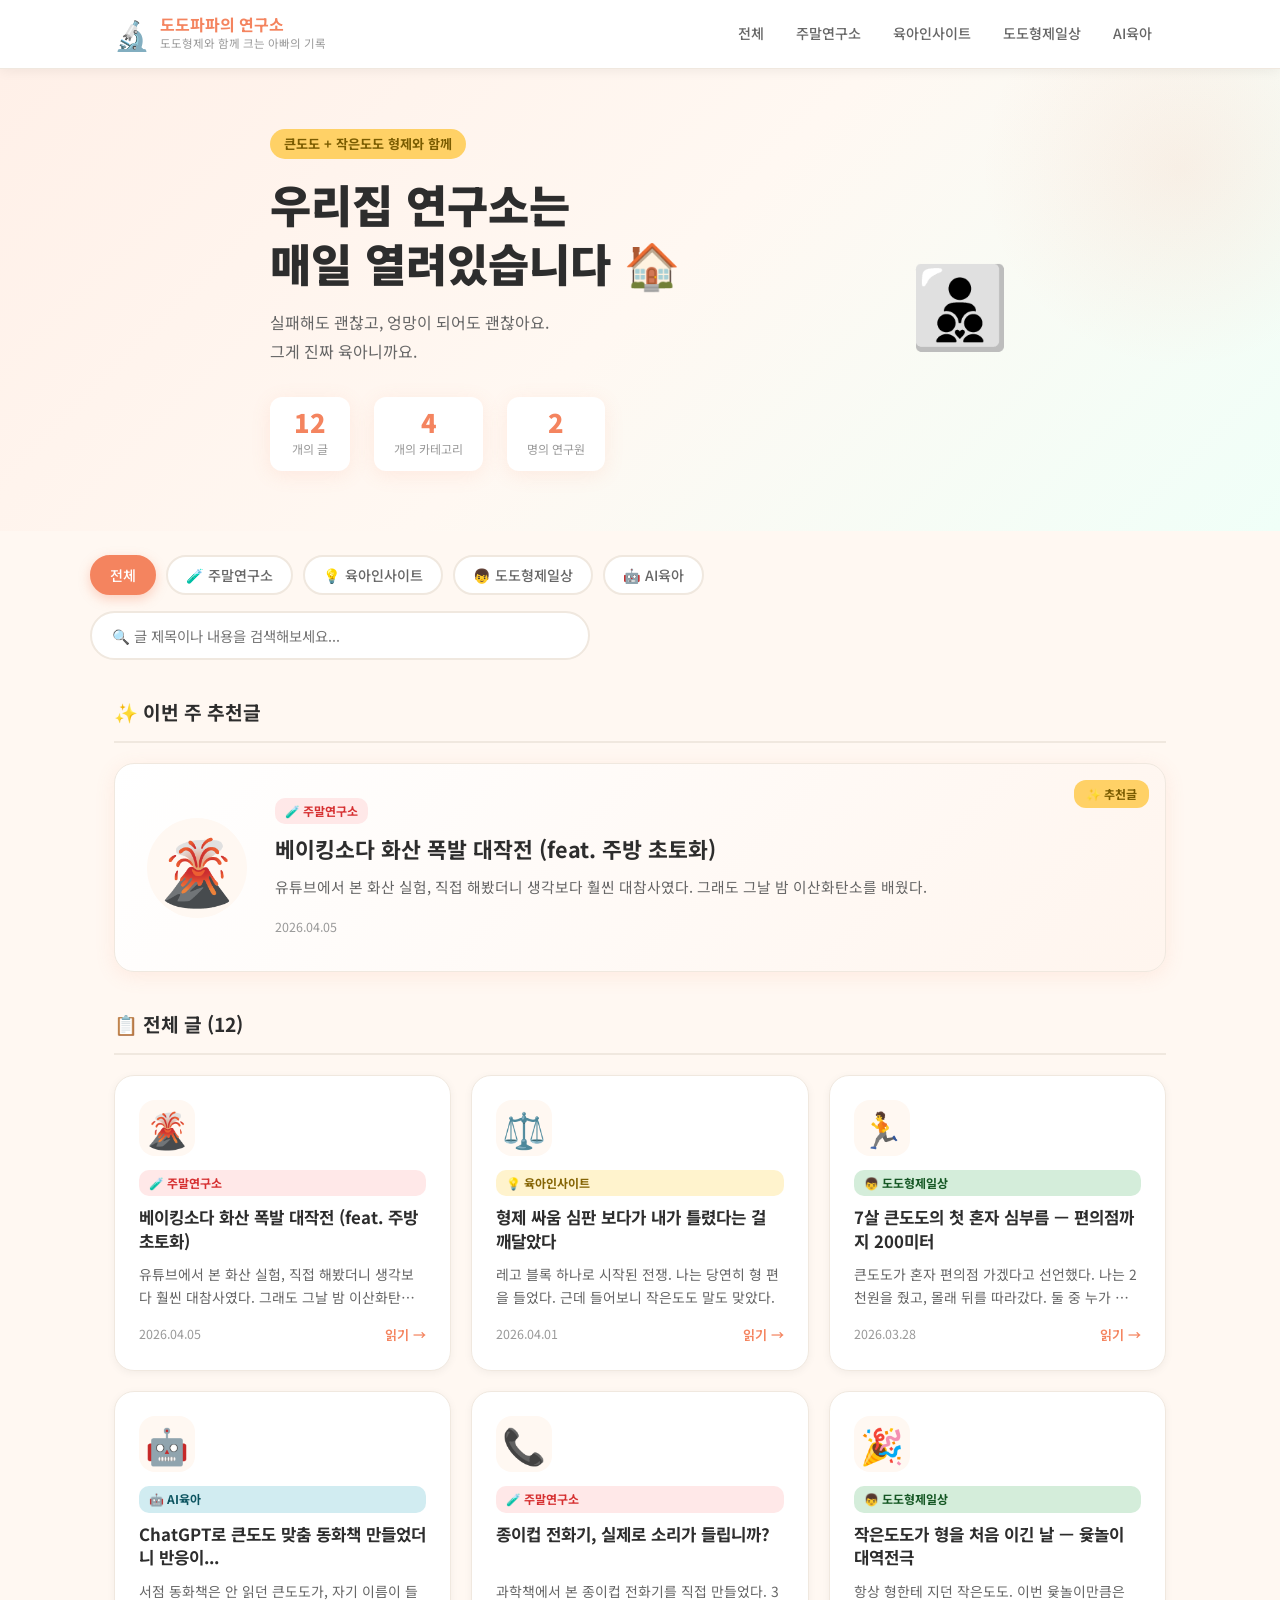
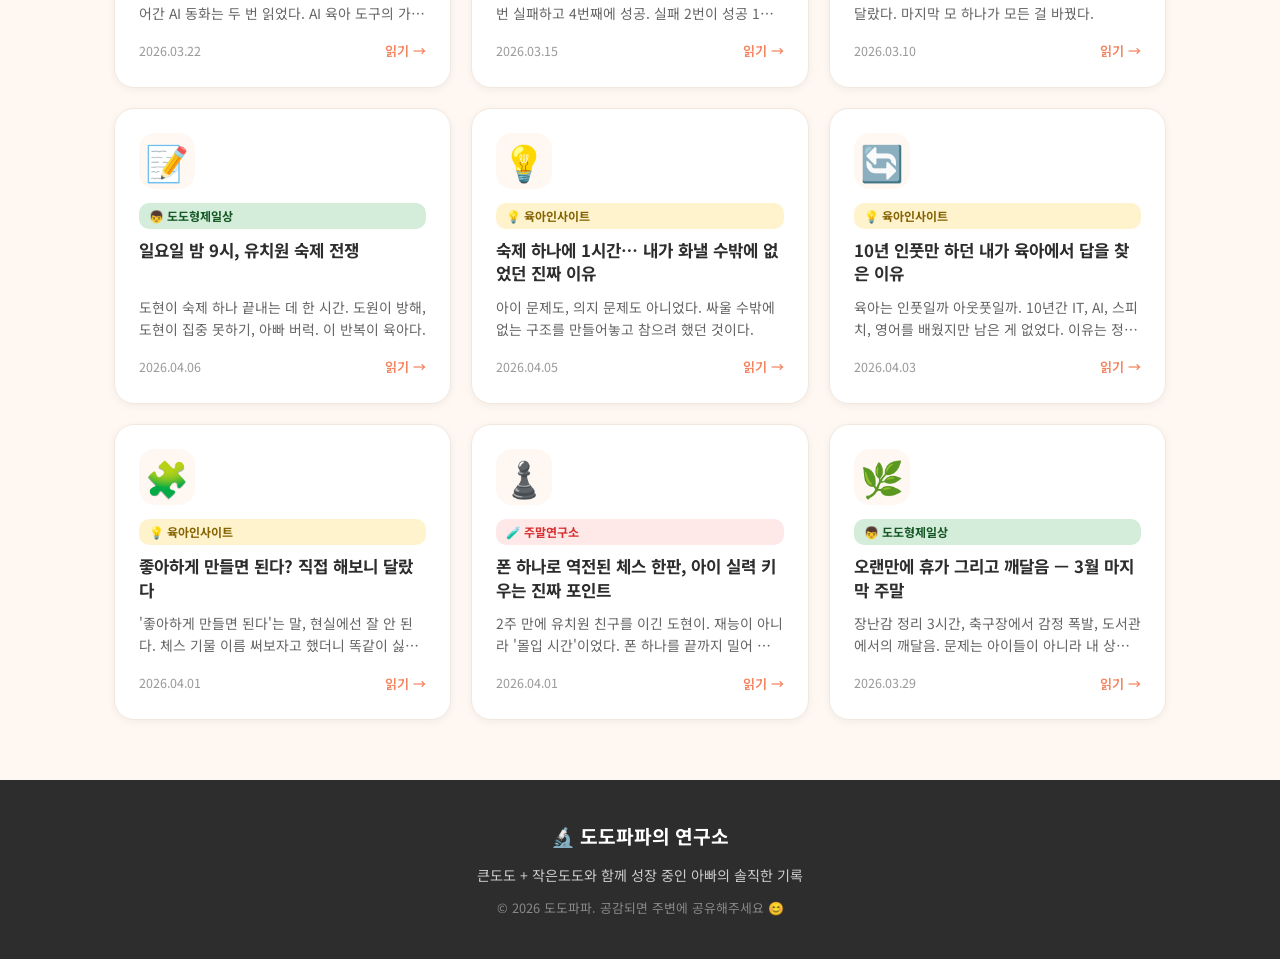
<file: dodo-blog/index.html>
<!DOCTYPE html>
<html lang="ko">
<head>
    <meta charset="UTF-8">
    <meta name="viewport" content="width=device-width, initial-scale=1.0">
    <title>도도파파의 연구소 🔬</title>
    <link rel="stylesheet" href="style.css">
    <link rel="preconnect" href="https://fonts.googleapis.com">
    <link href="https://fonts.googleapis.com/css2?family=Noto+Sans+KR:wght@400;500;700;900&display=swap" rel="stylesheet">
</head>
<body>

    <!-- 헤더 -->
    <header class="site-header">
        <div class="header-inner">
            <div class="logo" onclick="backToList()">
                <span class="logo-icon">🔬</span>
                <div class="logo-text">
                    <strong>도도파파의 연구소</strong>
                    <small>도도형제와 함께 크는 아빠의 기록</small>
                </div>
            </div>
            <nav class="header-nav">
                <a href="#" onclick="filterPosts('전체'); return false;">전체</a>
                <a href="#" onclick="filterPosts('주말연구소'); return false;">주말연구소</a>
                <a href="#" onclick="filterPosts('육아인사이트'); return false;">육아인사이트</a>
                <a href="#" onclick="filterPosts('도도형제일상'); return false;">도도형제일상</a>
                <a href="#" onclick="filterPosts('AI육아'); return false;">AI육아</a>
            </nav>
            <button class="hamburger" onclick="toggleMenu()" aria-label="메뉴">☰</button>
        </div>
        <div class="mobile-menu" id="mobileMenu">
            <a href="#" onclick="filterPosts('전체'); toggleMenu(); return false;">전체 글</a>
            <a href="#" onclick="filterPosts('주말연구소'); toggleMenu(); return false;">🧪 주말연구소</a>
            <a href="#" onclick="filterPosts('육아인사이트'); toggleMenu(); return false;">💡 육아인사이트</a>
            <a href="#" onclick="filterPosts('도도형제일상'); toggleMenu(); return false;">👦 도도형제일상</a>
            <a href="#" onclick="filterPosts('AI육아'); toggleMenu(); return false;">🤖 AI육아</a>
        </div>
    </header>

    <!-- 목록 페이지 -->
    <div id="list-view">

        <!-- 히어로 -->
        <section class="hero">
            <div class="hero-inner">
                <p class="hero-tag">큰도도 + 작은도도 형제와 함께</p>
                <h1>우리집 연구소는<br>매일 열려있습니다 🏠</h1>
                <p class="hero-desc">실패해도 괜찮고, 엉망이 되어도 괜찮아요.<br>그게 진짜 육아니까요.</p>
                <div class="hero-stats">
                    <div class="stat"><strong id="total-count">0</strong><span>개의 글</span></div>
                    <div class="stat"><strong>4</strong><span>개의 카테고리</span></div>
                    <div class="stat"><strong>2</strong><span>명의 연구원</span></div>
                </div>
            </div>
            <div class="hero-emoji-wrap">
                <div class="hero-emoji">👨‍👦‍👦</div>
            </div>
        </section>

        <!-- 카테고리 필터 -->
        <section class="filter-section">
            <div class="filter-inner">
                <button class="filter-btn active" data-category="전체" onclick="filterPosts('전체')">전체</button>
                <button class="filter-btn" data-category="주말연구소" onclick="filterPosts('주말연구소')">🧪 주말연구소</button>
                <button class="filter-btn" data-category="육아인사이트" onclick="filterPosts('육아인사이트')">💡 육아인사이트</button>
                <button class="filter-btn" data-category="도도형제일상" onclick="filterPosts('도도형제일상')">👦 도도형제일상</button>
                <button class="filter-btn" data-category="AI육아" onclick="filterPosts('AI육아')">🤖 AI육아</button>
            </div>
        </section>

        <!-- 검색 -->
        <section class="search-section">
            <div class="search-inner">
                <input type="text" id="searchInput" placeholder="🔍 글 제목이나 내용을 검색해보세요..." oninput="searchPosts(this.value)">
            </div>
        </section>

        <!-- 추천 글 (최신 글) -->
        <section class="featured-section" id="featured-section">
            <div class="section-inner">
                <h2 class="section-title">✨ 이번 주 추천글</h2>
                <div id="featured-card"></div>
            </div>
        </section>

        <!-- 글 목록 -->
        <section class="posts-section">
            <div class="section-inner">
                <h2 class="section-title" id="posts-title">📋 전체 글</h2>
                <div class="posts-grid" id="posts-grid"></div>
                <div class="empty-state" id="empty-state" style="display:none;">
                    <p>😅 해당하는 글이 없어요</p>
                    <button onclick="filterPosts('전체')">전체 글 보기</button>
                </div>
            </div>
        </section>

    </div>

    <!-- 상세 페이지 -->
    <div id="detail-view" style="display:none;">
        <div class="detail-header">
            <div class="detail-header-inner">
                <button class="back-btn" onclick="backToList()">← 목록으로</button>
            </div>
        </div>
        <article class="detail-article">
            <div class="detail-inner">
                <div id="detail-content"></div>
                <div class="detail-footer">
                    <button class="back-btn-bottom" onclick="backToList()">← 목록으로 돌아가기</button>
                    <div class="related-posts">
                        <h3>다른 글도 읽어보세요</h3>
                        <div id="related-grid"></div>
                    </div>
                </div>
            </div>
        </article>
    </div>

    <!-- 푸터 -->
    <footer class="site-footer">
        <div class="footer-inner">
            <div class="footer-logo">🔬 도도파파의 연구소</div>
            <p>큰도도 + 작은도도와 함께 성장 중인 아빠의 솔직한 기록</p>
            <p class="footer-small">© 2026 도도파파. 공감되면 주변에 공유해주세요 😊</p>
        </div>
    </footer>

    <script src="script.js"></script>
</body>
</html>
</file>
<file: dodo-blog/style.css>
/* ===========================
   기본 설정
=========================== */
*, *::before, *::after { box-sizing: border-box; margin: 0; padding: 0; }

:root {
    --bg: #FFF8F2;
    --card-bg: #FFFFFF;
    --primary: #F4845F;
    --primary-dark: #e06b44;
    --yellow: #FFD166;
    --mint: #06C89A;
    --blue: #4A90D9;
    --purple: #9B72CF;
    --text: #2D2D2D;
    --text-light: #666;
    --text-muted: #999;
    --border: #F0E8DF;
    --shadow: 0 4px 20px rgba(244, 132, 95, 0.12);
    --shadow-hover: 0 12px 40px rgba(244, 132, 95, 0.22);
    --radius: 20px;
    --radius-sm: 12px;
}

html { scroll-behavior: smooth; }

body {
    font-family: 'Noto Sans KR', sans-serif;
    background: var(--bg);
    color: var(--text);
    line-height: 1.7;
}

/* ===========================
   헤더
=========================== */
.site-header {
    background: #fff;
    border-bottom: 1px solid var(--border);
    position: sticky;
    top: 0;
    z-index: 100;
    box-shadow: 0 2px 12px rgba(0,0,0,0.06);
}

.header-inner {
    max-width: 1100px;
    margin: 0 auto;
    padding: 0 24px;
    height: 68px;
    display: flex;
    align-items: center;
    justify-content: space-between;
}

.logo {
    display: flex;
    align-items: center;
    gap: 10px;
    cursor: pointer;
    text-decoration: none;
}

.logo-icon { font-size: 1.8rem; }

.logo-text strong {
    display: block;
    font-size: 1rem;
    font-weight: 700;
    color: var(--primary);
    line-height: 1.2;
}

.logo-text small {
    display: block;
    font-size: 0.72rem;
    color: var(--text-muted);
}

.header-nav {
    display: flex;
    gap: 4px;
}

.header-nav a {
    text-decoration: none;
    color: var(--text-light);
    font-size: 0.88rem;
    font-weight: 500;
    padding: 6px 14px;
    border-radius: 20px;
    transition: all 0.2s;
}

.header-nav a:hover {
    background: var(--bg);
    color: var(--primary);
}

.hamburger {
    display: none;
    background: none;
    border: none;
    font-size: 1.4rem;
    cursor: pointer;
    padding: 4px 8px;
}

.mobile-menu {
    display: none;
    flex-direction: column;
    background: #fff;
    border-top: 1px solid var(--border);
    padding: 12px 24px;
}

.mobile-menu a {
    text-decoration: none;
    color: var(--text);
    font-size: 1rem;
    font-weight: 500;
    padding: 12px 0;
    border-bottom: 1px solid var(--border);
    display: block;
}

.mobile-menu a:last-child { border-bottom: none; }

.mobile-menu.open { display: flex; }

/* ===========================
   히어로
=========================== */
.hero {
    background: linear-gradient(135deg, #FFF0E8 0%, #FFF8F2 50%, #F0FFF8 100%);
    padding: 60px 24px;
    display: flex;
    justify-content: center;
    overflow: hidden;
    position: relative;
}

.hero::before {
    content: '';
    position: absolute;
    width: 400px;
    height: 400px;
    background: radial-gradient(circle, rgba(244,132,95,0.1) 0%, transparent 70%);
    top: -100px;
    right: -100px;
    border-radius: 50%;
}

.hero-inner {
    max-width: 600px;
    flex: 1;
}

.hero-tag {
    display: inline-block;
    background: var(--yellow);
    color: #7a5c00;
    font-size: 0.82rem;
    font-weight: 700;
    padding: 4px 14px;
    border-radius: 20px;
    margin-bottom: 16px;
}

.hero h1 {
    font-size: clamp(1.8rem, 4vw, 2.8rem);
    font-weight: 900;
    line-height: 1.3;
    color: var(--text);
    margin-bottom: 16px;
}

.hero-desc {
    color: var(--text-light);
    font-size: 1rem;
    margin-bottom: 32px;
    line-height: 1.8;
}

.hero-stats {
    display: flex;
    gap: 24px;
}

.stat {
    display: flex;
    flex-direction: column;
    align-items: center;
    background: #fff;
    padding: 12px 20px;
    border-radius: var(--radius-sm);
    box-shadow: var(--shadow);
    min-width: 80px;
}

.stat strong {
    font-size: 1.6rem;
    font-weight: 900;
    color: var(--primary);
    line-height: 1;
}

.stat span {
    font-size: 0.75rem;
    color: var(--text-muted);
    margin-top: 4px;
}

.hero-emoji-wrap {
    display: flex;
    align-items: center;
    padding-left: 40px;
}

.hero-emoji {
    font-size: 5rem;
    animation: float 3s ease-in-out infinite;
}

@keyframes float {
    0%, 100% { transform: translateY(0); }
    50% { transform: translateY(-12px); }
}

/* ===========================
   필터
=========================== */
.filter-section {
    padding: 24px 24px 0;
}

.filter-inner {
    max-width: 1100px;
    margin: 0 auto;
    display: flex;
    gap: 10px;
    flex-wrap: wrap;
}

.filter-btn {
    background: #fff;
    border: 2px solid var(--border);
    color: var(--text-light);
    font-family: 'Noto Sans KR', sans-serif;
    font-size: 0.88rem;
    font-weight: 500;
    padding: 8px 18px;
    border-radius: 24px;
    cursor: pointer;
    transition: all 0.25s;
}

.filter-btn:hover {
    border-color: var(--primary);
    color: var(--primary);
    transform: translateY(-2px);
}

.filter-btn.active {
    background: var(--primary);
    border-color: var(--primary);
    color: #fff;
    box-shadow: 0 4px 12px rgba(244,132,95,0.35);
}

/* ===========================
   검색
=========================== */
.search-section {
    padding: 16px 24px 0;
}

.search-inner {
    max-width: 1100px;
    margin: 0 auto;
}

.search-inner input {
    width: 100%;
    max-width: 500px;
    padding: 12px 20px;
    border: 2px solid var(--border);
    border-radius: 30px;
    font-family: 'Noto Sans KR', sans-serif;
    font-size: 0.9rem;
    background: #fff;
    outline: none;
    transition: border-color 0.2s, box-shadow 0.2s;
}

.search-inner input:focus {
    border-color: var(--primary);
    box-shadow: 0 0 0 4px rgba(244,132,95,0.12);
}

/* ===========================
   공통 섹션
=========================== */
.section-inner {
    max-width: 1100px;
    margin: 0 auto;
    padding: 0 24px;
}

.section-title {
    font-size: 1.2rem;
    font-weight: 700;
    color: var(--text);
    margin-bottom: 20px;
    padding-bottom: 12px;
    border-bottom: 2px solid var(--border);
}

.featured-section { padding: 36px 0 0; }
.posts-section { padding: 36px 0 60px; }

/* ===========================
   추천 카드 (featured)
=========================== */
.featured-card {
    background: linear-gradient(135deg, #fff 0%, #FFF5EE 100%);
    border: 1px solid var(--border);
    border-radius: var(--radius);
    padding: 32px;
    display: flex;
    gap: 28px;
    align-items: center;
    cursor: pointer;
    transition: all 0.3s;
    box-shadow: var(--shadow);
    position: relative;
    overflow: hidden;
}

.featured-card::before {
    content: '✨ 추천글';
    position: absolute;
    top: 16px;
    right: 16px;
    background: var(--yellow);
    color: #7a5c00;
    font-size: 0.75rem;
    font-weight: 700;
    padding: 4px 12px;
    border-radius: 12px;
}

.featured-card:hover {
    transform: translateY(-4px);
    box-shadow: var(--shadow-hover);
}

.featured-emoji {
    font-size: 4rem;
    flex-shrink: 0;
    width: 100px;
    height: 100px;
    background: var(--bg);
    border-radius: 50%;
    display: flex;
    align-items: center;
    justify-content: center;
}

.featured-body { flex: 1; }

.featured-body .category-tag {
    margin-bottom: 10px;
}

.featured-body h2 {
    font-size: 1.35rem;
    font-weight: 700;
    margin-bottom: 10px;
    line-height: 1.4;
}

.featured-body .post-summary {
    color: var(--text-light);
    font-size: 0.92rem;
    margin-bottom: 14px;
    display: -webkit-box;
    -webkit-line-clamp: 2;
    -webkit-box-orient: vertical;
    overflow: hidden;
}

/* ===========================
   카드 그리드
=========================== */
.posts-grid {
    display: grid;
    grid-template-columns: repeat(auto-fill, minmax(300px, 1fr));
    gap: 20px;
}

.post-card {
    background: var(--card-bg);
    border: 1px solid var(--border);
    border-radius: var(--radius);
    padding: 24px;
    cursor: pointer;
    transition: all 0.3s;
    box-shadow: 0 2px 8px rgba(0,0,0,0.05);
    display: flex;
    flex-direction: column;
    animation: cardIn 0.4s ease-out forwards;
    opacity: 0;
    transform: translateY(16px);
}

@keyframes cardIn {
    to { opacity: 1; transform: translateY(0); }
}

.post-card:hover {
    transform: translateY(-6px);
    box-shadow: var(--shadow-hover);
    border-color: var(--primary);
}

.card-emoji {
    font-size: 2.2rem;
    margin-bottom: 14px;
    width: 56px;
    height: 56px;
    background: var(--bg);
    border-radius: 16px;
    display: flex;
    align-items: center;
    justify-content: center;
}

.post-card h3 {
    font-size: 1.05rem;
    font-weight: 700;
    margin-bottom: 10px;
    line-height: 1.4;
    flex: 1;
}

.post-summary {
    color: var(--text-light);
    font-size: 0.87rem;
    margin-bottom: 16px;
    display: -webkit-box;
    -webkit-line-clamp: 2;
    -webkit-box-orient: vertical;
    overflow: hidden;
    line-height: 1.6;
}

.card-footer {
    display: flex;
    align-items: center;
    justify-content: space-between;
    margin-top: auto;
}

.post-date {
    font-size: 0.78rem;
    color: var(--text-muted);
}

.read-more {
    font-size: 0.82rem;
    color: var(--primary);
    font-weight: 600;
}

/* ===========================
   카테고리 태그
=========================== */
.category-tag {
    display: inline-block;
    font-size: 0.75rem;
    font-weight: 700;
    padding: 3px 10px;
    border-radius: 10px;
    margin-bottom: 10px;
}

.tag-주말연구소 { background: #FFE8E8; color: #D63031; }
.tag-육아인사이트 { background: #FFF3CD; color: #856404; }
.tag-도도형제일상 { background: #D4EDDA; color: #155724; }
.tag-AI육아 { background: #D1ECF1; color: #0C5460; }

/* ===========================
   빈 상태
=========================== */
.empty-state {
    text-align: center;
    padding: 60px 20px;
    color: var(--text-muted);
}

.empty-state p { font-size: 1.1rem; margin-bottom: 16px; }

.empty-state button {
    background: var(--primary);
    color: #fff;
    border: none;
    padding: 10px 24px;
    border-radius: 20px;
    font-family: 'Noto Sans KR', sans-serif;
    font-size: 0.9rem;
    cursor: pointer;
    transition: background 0.2s;
}

.empty-state button:hover { background: var(--primary-dark); }

/* ===========================
   상세 페이지
=========================== */
.detail-header {
    background: #fff;
    border-bottom: 1px solid var(--border);
    padding: 0 24px;
}

.detail-header-inner {
    max-width: 800px;
    margin: 0 auto;
    padding: 16px 0;
}

.back-btn {
    background: none;
    border: 2px solid var(--border);
    color: var(--text-light);
    font-family: 'Noto Sans KR', sans-serif;
    font-size: 0.9rem;
    font-weight: 500;
    padding: 8px 18px;
    border-radius: 20px;
    cursor: pointer;
    transition: all 0.2s;
}

.back-btn:hover {
    border-color: var(--primary);
    color: var(--primary);
}

.detail-article {
    padding: 40px 24px 80px;
}

.detail-inner {
    max-width: 800px;
    margin: 0 auto;
}

.detail-cover {
    width: 100%;
    height: 220px;
    background: linear-gradient(135deg, #FFF0E8, #FFE4D4);
    border-radius: var(--radius);
    display: flex;
    align-items: center;
    justify-content: center;
    font-size: 5rem;
    margin-bottom: 32px;
}

.detail-meta {
    margin-bottom: 8px;
}

.detail-date {
    font-size: 0.85rem;
    color: var(--text-muted);
    margin-top: 8px;
    margin-bottom: 24px;
    display: block;
}

.detail-title {
    font-size: clamp(1.5rem, 3.5vw, 2.2rem);
    font-weight: 900;
    line-height: 1.35;
    margin-bottom: 6px;
    color: var(--text);
}

.detail-lead {
    font-size: 1.05rem;
    color: var(--text-light);
    background: var(--bg);
    padding: 16px 20px;
    border-left: 4px solid var(--primary);
    border-radius: 0 var(--radius-sm) var(--radius-sm) 0;
    margin-bottom: 36px;
    line-height: 1.8;
}

.detail-body { line-height: 1.9; font-size: 1rem; }

.detail-body .section-block {
    margin-bottom: 36px;
}

.detail-body .section-block h3 {
    font-size: 1.1rem;
    font-weight: 700;
    color: var(--primary);
    margin-bottom: 12px;
    display: flex;
    align-items: center;
    gap: 8px;
}

.detail-body .section-block p {
    color: var(--text);
    line-height: 1.9;
}

.detail-body .section-block p + p {
    margin-top: 12px;
}

.insight-box {
    background: linear-gradient(135deg, #FFF5EE, #FFF8F2);
    border: 2px solid var(--primary);
    border-radius: var(--radius-sm);
    padding: 20px 24px;
    margin-top: 36px;
}

.insight-box h3 {
    color: var(--primary);
    font-size: 1rem;
    font-weight: 700;
    margin-bottom: 10px;
}

.insight-box p {
    font-size: 0.95rem;
    color: var(--text);
    line-height: 1.8;
}

.detail-footer {
    margin-top: 60px;
    padding-top: 40px;
    border-top: 2px solid var(--border);
}

.back-btn-bottom {
    background: none;
    border: 2px solid var(--primary);
    color: var(--primary);
    font-family: 'Noto Sans KR', sans-serif;
    font-size: 0.9rem;
    font-weight: 600;
    padding: 10px 24px;
    border-radius: 20px;
    cursor: pointer;
    transition: all 0.2s;
    margin-bottom: 40px;
    display: inline-block;
}

.back-btn-bottom:hover {
    background: var(--primary);
    color: #fff;
}

.related-posts h3 {
    font-size: 1.1rem;
    font-weight: 700;
    margin-bottom: 16px;
    color: var(--text);
}

.related-grid {
    display: grid;
    grid-template-columns: repeat(auto-fill, minmax(220px, 1fr));
    gap: 14px;
}

.related-card {
    background: var(--card-bg);
    border: 1px solid var(--border);
    border-radius: var(--radius-sm);
    padding: 16px;
    cursor: pointer;
    transition: all 0.25s;
}

.related-card:hover {
    border-color: var(--primary);
    transform: translateY(-3px);
    box-shadow: var(--shadow);
}

.related-card h4 {
    font-size: 0.9rem;
    font-weight: 600;
    margin-top: 8px;
    line-height: 1.4;
    color: var(--text);
}

/* ===========================
   푸터
=========================== */
.site-footer {
    background: #2D2D2D;
    color: #ccc;
    text-align: center;
    padding: 40px 24px;
}

.footer-logo {
    font-size: 1.2rem;
    font-weight: 700;
    color: #fff;
    margin-bottom: 10px;
}

.site-footer p {
    font-size: 0.88rem;
    line-height: 1.8;
}

.footer-small {
    color: #888;
    margin-top: 8px;
    font-size: 0.8rem !important;
}

/* ===========================
   반응형
=========================== */
@media (max-width: 768px) {
    .header-nav { display: none; }
    .hamburger { display: block; }

    .hero {
        flex-direction: column;
        padding: 40px 20px;
        text-align: center;
    }

    .hero-stats { justify-content: center; }
    .hero-emoji-wrap { padding: 24px 0 0; }
    .hero-emoji { font-size: 3.5rem; }

    .featured-card {
        flex-direction: column;
        text-align: center;
    }

    .featured-card::before { top: 12px; right: 12px; }

    .posts-grid { grid-template-columns: 1fr; }

    .detail-cover { height: 160px; font-size: 3.5rem; }
}

@media (max-width: 400px) {
    .hero h1 { font-size: 1.6rem; }
    .hero-stats { gap: 12px; }
    .stat { padding: 10px 14px; min-width: 70px; }
}
</file>
